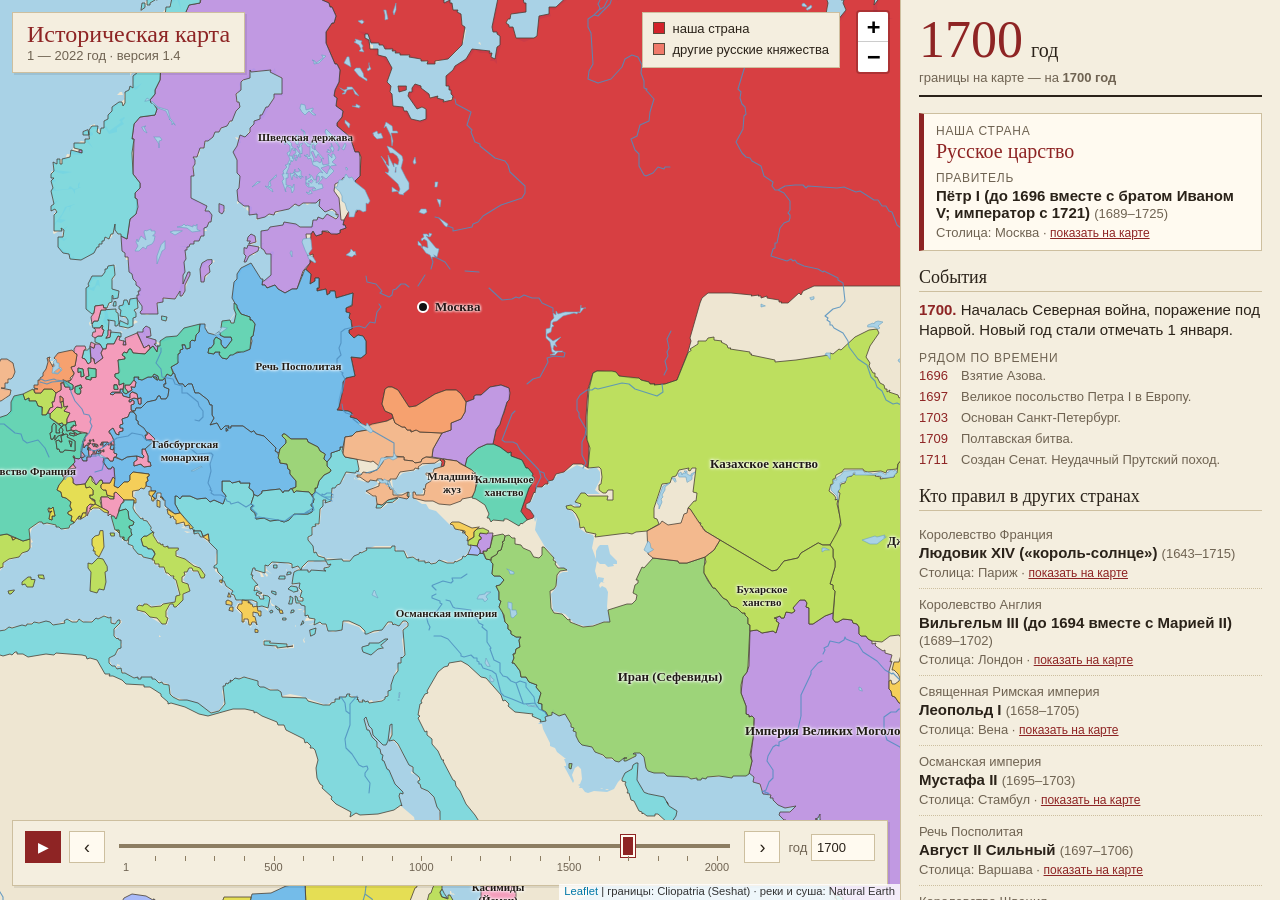
<file: index.html>
<!DOCTYPE html>
<html lang="ru">
<head>
<meta charset="utf-8">
<meta name="viewport" content="width=device-width, initial-scale=1">
<title>Историческая карта · версия 1.4</title>
<link rel="stylesheet" href="leaflet/leaflet.css">
<link rel="stylesheet" href="style.css">
</head>
<body>

<div id="app">

  <div id="karta-blok">
    <div id="karta"></div>

    <div class="shapka">
      <h1>Историческая карта</h1>
      <div class="shapka-pod">1 — 2022 год · версия 1.4</div>
    </div>

    <div class="legenda">
      <div><span class="kv kv-nasha"></span> наша страна</div>
      <div><span class="kv kv-rus"></span> другие русские княжества</div>
    </div>

    <div id="zagruzka" hidden>загружаю карту…</div>

    <div id="lenta">
      <button id="play" title="Проиграть (пробел)">▶</button>
      <button id="minus" title="На год раньше (стрелка влево)">‹</button>
      <div class="polzunok-blok">
        <input type="range" id="polzunok" min="1" max="2022" value="1700" aria-label="Год">
        <div id="metki"></div>
      </div>
      <button id="plus" title="На год позже (стрелка вправо)">›</button>
      <label class="vvod">год <input type="number" id="vvod-goda" min="1" max="2022" value="1700"></label>
    </div>
  </div>

  <aside id="stolbec">
    <div class="god-shapka">
      <div class="god-bolshoy"><span id="god">1700</span><small>год</small></div>
      <div class="karta-god">границы на карте — на <b id="karta-god"></b></div>
    </div>

    <section id="klik-info" hidden></section>

    <section id="nasha-blok"></section>

    <section>
      <h2>События</h2>
      <div id="sobytiya"></div>
    </section>

    <section>
      <h2>Кто правил в других странах</h2>
      <div id="praviteli"></div>
    </section>

    <button id="o-proekte" class="knopka-tekst">О проекте: названия, ошибки, источники</button>
  </aside>
</div>

<div id="okno" hidden>
  <div class="okno-vnutri">
    <button id="zakryt" class="zakryt" title="Закрыть">×</button>

    <h2>Как называлась наша страна</h2>
    <table class="tablica">
      <tr><th>Годы</th><th>Название</th><th>Столица</th></tr>
      <tr><td>862–1132</td><td>Русь (Древнерусское государство)</td><td>Новгород, с 882 г. Киев</td></tr>
      <tr><td>1132 – XV в.</td><td>много отдельных княжеств (Владимиро-Суздальское, Новгородское, Московское и др.)</td><td>у каждого своя</td></tr>
      <tr><td>XIV–XV вв.</td><td>Великое княжество Московское</td><td>Москва</td></tr>
      <tr><td>1547–1721</td><td>Русское царство</td><td>Москва</td></tr>
      <tr><td>1721–1917</td><td>Российская империя</td><td>Санкт-Петербург</td></tr>
      <tr><td>1917</td><td>Российская республика</td><td>Петроград</td></tr>
      <tr><td>1917–1922</td><td>РСФСР (Советская Россия)</td><td>Москва (с 1918 г.)</td></tr>
      <tr><td>1922–1991</td><td>СССР</td><td>Москва</td></tr>
      <tr><td>с 1991</td><td>Российская Федерация</td><td>Москва</td></tr>
    </table>

    <h2>Как пользоваться</h2>
    <ul>
      <li>Двигай ползунок внизу — меняется год, карта и список правителей справа.</li>
      <li>Кнопка ▶ сама листает годы. Стрелки на клавиатуре — на год вперёд или назад, с Shift — на 10 лет.</li>
      <li>Названия больших стран написаны прямо на карте. У маленьких название появляется при наведении, а если приблизить карту — тоже пишется на ней.</li>
      <li>Нажми на страну — она выделится, и справа появится её название и правитель. Если листать годы, выбор остаётся. Снять выбор — крестик справа.</li>
      <li>Все названия переведены на русский. Названия небольших племён записаны русскими буквами так, как они читаются.</li>
      <li>Границы меняются по годам: если в каком-то году страна присоединила земли, на карте это видно именно с этого года.</li>
    </ul>

    <h2>Ошибки и ограничения</h2>
    <p>Сначала я делал карту по 38 готовым картам (1, 100, 200 … 2010 год), и на промежуточные годы
      показывалась ближайшая. Потом нашёл более подробные данные Cliopatria: там у каждого государства записано,
      с какого по какой год были такие границы, поэтому теперь карта меняется по каждому году.</p>
    <p>Когда проверял новые данные, нашёл неточности:</p>
    <ul>
      <li>В 1250–1293 годах все русские земли закрашены как Монгольская империя. На самом деле князья правили сами, но платили дань Орде.</li>
      <li>На карте 1300 года город Владимир попадает в Золотую Орду, хотя там был великий князь. В 1240 году Владимир попадает в Рязанское княжество.</li>
      <li>Новгородская республика на карте есть до 1481 года, хотя Иван III присоединил её в 1478 году.</li>
      <li>В 862 году на месте Новгорода написано «поселения викингов», а на месте Киева — «венгры».</li>
      <li>Земли, где не было государства (например, Сибирь до прихода русских), остаются бежевыми — это просто суша.</li>
    </ul>
    <p>Некоторые ошибки в данных я исправил сам:</p>
    <ul>
      <li>Крым с 2014 года был записан сразу за двумя странами, и сверху рисовалась Украина. Теперь с 2014 года Крым показан в составе России, как и указано в данных. Украина и большинство стран мира это не признают.</li>
      <li>У Франции после 1962 года осталась «прилипшая» часть Алжира, и подпись «Франция» стояла в Сахаре. Убрал.</li>
      <li>Такие же лишние куски были у Великобритании (Оман, ОАЭ, Катар), у США (Ирак, Вьетнам) и у других стран. Теперь если одна страна в данных лежит внутри другой, показывается она.</li>
      <li>В 2006–2013 годах Ирака в данных не было, его земля была записана за США. Вернул Ирак.</li>
      <li>Португалия называлась «Новое государство» до 2024 года (правильно — до 1974), Германия в 1933–1935 годах всё ещё была «Веймарской республикой». Поправил.</li>
      <li>Гренландия входит в Королевство Дания, но подпись «Дания» на ней путала. Теперь она подписана «Гренландия (Дания)».</li>
      <li>Сербия и Черногория после 2006 года в данных остались одной страной — подписал, что с 2006 года это две страны.</li>
      <li>Границы древних государств примерные, точно их никто не знает.</li>
    </ul>
    <p>Все названия государств я перевёл на русский. Названия небольших племён записаны русскими буквами так, как они читаются.</p>

    <h2>Источники</h2>
    <ul>
      <li>Границы государств: проект Cliopatria (Seshat Global History Databank),
        <a href="https://github.com/Seshat-Global-History-Databank/cliopatria">github.com/Seshat-Global-History-Databank/cliopatria</a>.
        Я упростил границы и разбил данные на части, чтобы сайт быстрее работал.</li>
      <li>Суша, реки и озёра: Natural Earth, <a href="https://www.naturalearthdata.com">naturalearthdata.com</a> (общественное достояние).</li>
      <li>Карта сделана на библиотеке Leaflet, <a href="https://leafletjs.com">leafletjs.com</a>.</li>
      <li>Правители, даты и события: учебники истории России и всеобщей истории, Википедия.</li>
    </ul>

    <p class="podpis">Проект по истории. Выполнил ученик 8 класса ____________________, 2026 г.</p>
  </div>
</div>

<script src="leaflet/leaflet.js"></script>
<script>var granicy = {};</script>
<script src="granicy/spisok.js"></script>
<script src="osnova.js"></script>
<script src="perevod.js"></script>
<script src="dannye.js"></script>
<script src="script.js"></script>
</body>
</html>
</file>
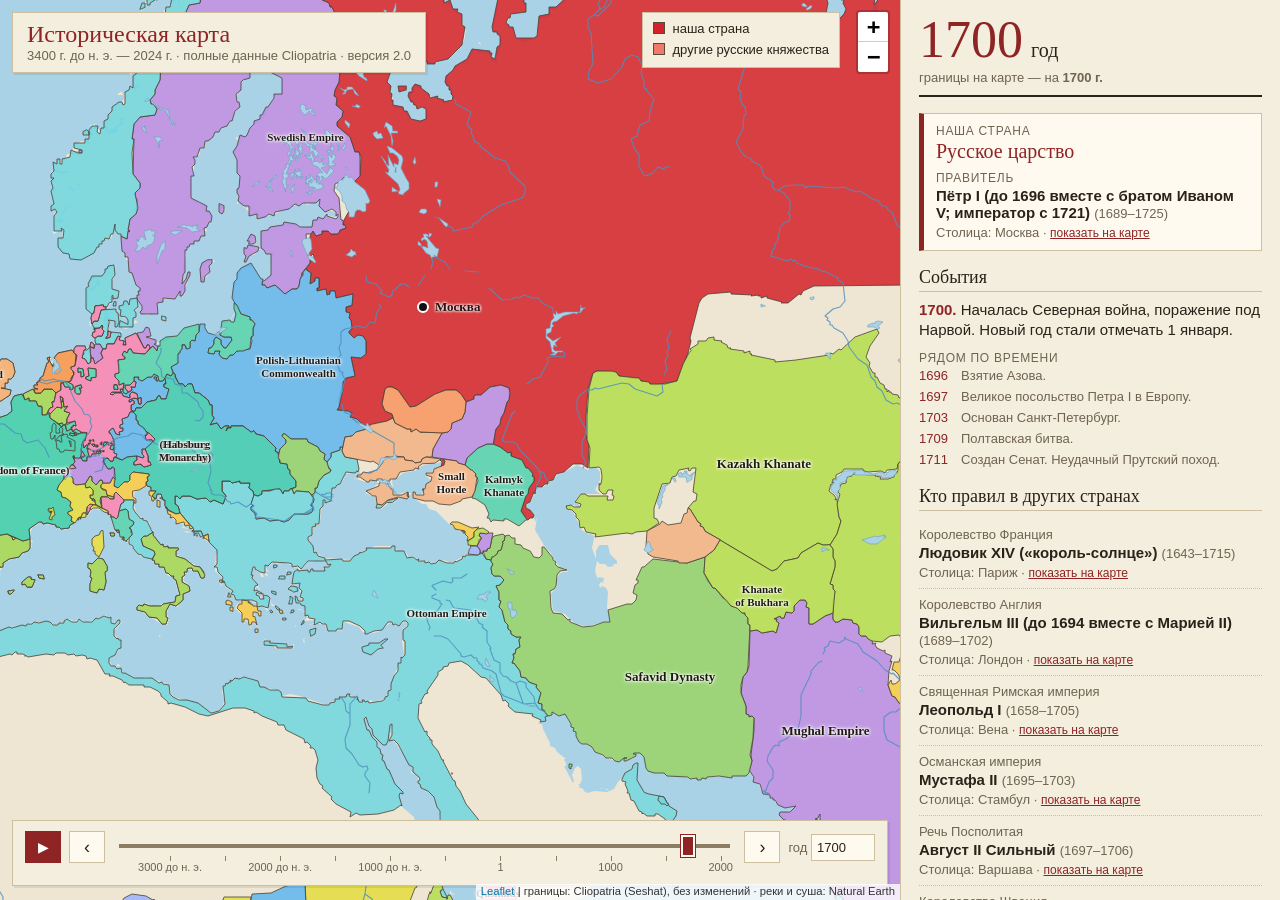
<file: istoricheskaya-karta/index.html>
<!DOCTYPE html>
<html lang="ru">
<head>
<meta charset="utf-8">
<meta name="viewport" content="width=device-width, initial-scale=1">
<title>Историческая карта — полные данные · версия 2.0</title>
<link rel="stylesheet" href="leaflet/leaflet.css">
<link rel="stylesheet" href="style.css">
</head>
<body>

<div id="app">

  <div id="karta-blok">
    <div id="karta"></div>

    <div class="shapka">
      <h1>Историческая карта</h1>
      <div class="shapka-pod">3400 г. до н. э. — 2024 г. · полные данные Cliopatria · версия 2.0</div>
    </div>

    <div class="legenda">
      <div><span class="kv kv-nasha"></span> наша страна</div>
      <div><span class="kv kv-rus"></span> другие русские княжества</div>
    </div>

    <div id="zagruzka" hidden>загружаю карту…</div>

    <div id="lenta">
      <button id="play" title="Проиграть (пробел)">▶</button>
      <button id="minus" title="На год раньше (стрелка влево)">‹</button>
      <div class="polzunok-blok">
        <input type="range" id="polzunok" min="-3400" max="2024" value="1700" aria-label="Год">
        <div id="metki"></div>
      </div>
      <button id="plus" title="На год позже (стрелка вправо)">›</button>
      <label class="vvod">год <input type="number" id="vvod-goda" min="-3400" max="2024" value="1700"></label>
    </div>
  </div>

  <aside id="stolbec">
    <div class="god-shapka">
      <div class="god-bolshoy"><span id="god">1700</span><small id="god-podpis">год</small></div>
      <div class="karta-god">границы на карте — на <b id="karta-god"></b></div>
    </div>

    <section id="klik-info" hidden></section>

    <section id="nasha-blok"></section>

    <section>
      <h2>События</h2>
      <div id="sobytiya"></div>
    </section>

    <section>
      <h2>Кто правил в других странах</h2>
      <div id="praviteli"></div>
    </section>

    <button id="o-proekte" class="knopka-tekst">О проекте: названия, ошибки, источники</button>
  </aside>
</div>

<div id="okno" hidden>
  <div class="okno-vnutri">
    <button id="zakryt" class="zakryt" title="Закрыть">×</button>

    <h2>Как называлась наша страна</h2>
    <table class="tablica">
      <tr><th>Годы</th><th>Название</th><th>Столица</th></tr>
      <tr><td>862–1132</td><td>Русь (Древнерусское государство)</td><td>Новгород, с 882 г. Киев</td></tr>
      <tr><td>1132 – XV в.</td><td>много отдельных княжеств (Владимиро-Суздальское, Новгородское, Московское и др.)</td><td>у каждого своя</td></tr>
      <tr><td>XIV–XV вв.</td><td>Великое княжество Московское</td><td>Москва</td></tr>
      <tr><td>1547–1721</td><td>Русское царство</td><td>Москва</td></tr>
      <tr><td>1721–1917</td><td>Российская империя</td><td>Санкт-Петербург</td></tr>
      <tr><td>1917</td><td>Российская республика</td><td>Петроград</td></tr>
      <tr><td>1917–1922</td><td>РСФСР (Советская Россия)</td><td>Москва (с 1918 г.)</td></tr>
      <tr><td>1922–1991</td><td>СССР</td><td>Москва</td></tr>
      <tr><td>с 1991</td><td>Российская Федерация</td><td>Москва</td></tr>
    </table>

    <h2>Чем эта версия отличается</h2>
    <p>Это вторая версия карты. Границы здесь взяты из Cliopatria <b>целиком и без изменений</b>:</p>
    <ul>
      <li>все годы, которые есть в данных: с 3400 года до н. э. по 2024 год;</li>
      <li>границы не упрощены — все точки как в исходном файле;</li>
      <li>названия государств не переведены — они написаны так, как в Cliopatria, по-английски;</li>
      <li>ошибки в данных не исправлены (в первой версии я их исправлял).</li>
    </ul>
    <p>Файл Cliopatria весит 146 МБ, поэтому я разложил записи по годам на 17 файлов в папке <code>cliopatria</code>,
      чтобы сайт загружал только нужные. Сами записи не менялись. Рядом с каждой записью я только добавил точку,
      куда ставить подпись на карте.</p>

    <h2>Как пользоваться</h2>
    <ul>
      <li>Двигай ползунок внизу — меняется год, карта и список правителей справа. Годы до нашей эры — слева.</li>
      <li>Кнопка ▶ сама листает годы (до нашей эры — по 5 лет). Стрелки на клавиатуре — на год, с Shift — на 10 лет.</li>
      <li>Можно открыть нужный год сразу: <code>index.html#1812</code> или <code>index.html#-500</code> (500 г. до н. э.).</li>
      <li>Нажми на страну — она выделится, справа появится её название и правитель. Если листать годы, выбор остаётся.</li>
      <li>Правители и события есть только с 1 года н. э. (их я собирал сам).</li>
    </ul>

    <h2>Какие ошибки есть в этих данных</h2>
    <p>Их я нашёл, когда проверял данные, но в этой версии специально оставил как есть:</p>
    <ul>
      <li>Крым с 2014 года записан сразу за Россией и за Украиной, и сверху рисуется Украина.</li>
      <li>У Франции после 1962 года остался кусок Алжира, у Великобритании — Оман, ОАЭ и Катар, у США — Ирак.</li>
      <li>В 2006–2013 годах Ирака нет, его земля записана за США.</li>
      <li>Португалия называется «Estado Novo» до 2024 года (правильно — до 1974).</li>
      <li>В 1250–1293 годах все русские земли закрашены как Монгольская империя.</li>
      <li>Гренландия подписана как Дания (она правда входит в Королевство Дания, но выглядит странно).</li>
    </ul>

    <h2>Источники</h2>
    <ul>
      <li>Границы государств: проект Cliopatria (Seshat Global History Databank),
        <a href="https://github.com/Seshat-Global-History-Databank/cliopatria">github.com/Seshat-Global-History-Databank/cliopatria</a>.</li>
      <li>Суша, реки и озёра: Natural Earth, <a href="https://www.naturalearthdata.com">naturalearthdata.com</a> (общественное достояние).</li>
      <li>Карта сделана на библиотеке Leaflet, <a href="https://leafletjs.com">leafletjs.com</a>.</li>
      <li>Правители, даты и события: учебники истории России и всеобщей истории, Википедия.</li>
    </ul>

    <p class="podpis">Проект по истории. Выполнил ученик 8 класса ____________________, 2026 г.</p>
  </div>
</div>

<script src="leaflet/leaflet.js"></script>
<script>var granicy = {};</script>
<script src="cliopatria/spisok.js"></script>
<script src="osnova.js"></script>
<script src="perevod.js"></script>
<script src="dannye.js"></script>
<script src="script.js"></script>
</body>
</html>
</file>
<file: leaflet/leaflet.css>
/* required styles */

.leaflet-pane,
.leaflet-tile,
.leaflet-marker-icon,
.leaflet-marker-shadow,
.leaflet-tile-container,
.leaflet-pane > svg,
.leaflet-pane > canvas,
.leaflet-zoom-box,
.leaflet-image-layer,
.leaflet-layer {
	position: absolute;
	left: 0;
	top: 0;
	}
.leaflet-container {
	overflow: hidden;
	}
.leaflet-tile,
.leaflet-marker-icon,
.leaflet-marker-shadow {
	-webkit-user-select: none;
	   -moz-user-select: none;
	        user-select: none;
	  -webkit-user-drag: none;
	}
/* Prevents IE11 from highlighting tiles in blue */
.leaflet-tile::selection {
	background: transparent;
}
/* Safari renders non-retina tile on retina better with this, but Chrome is worse */
.leaflet-safari .leaflet-tile {
	image-rendering: -webkit-optimize-contrast;
	}
/* hack that prevents hw layers "stretching" when loading new tiles */
.leaflet-safari .leaflet-tile-container {
	width: 1600px;
	height: 1600px;
	-webkit-transform-origin: 0 0;
	}
.leaflet-marker-icon,
.leaflet-marker-shadow {
	display: block;
	}
/* .leaflet-container svg: reset svg max-width decleration shipped in Joomla! (joomla.org) 3.x */
/* .leaflet-container img: map is broken in FF if you have max-width: 100% on tiles */
.leaflet-container .leaflet-overlay-pane svg {
	max-width: none !important;
	max-height: none !important;
	}
.leaflet-container .leaflet-marker-pane img,
.leaflet-container .leaflet-shadow-pane img,
.leaflet-container .leaflet-tile-pane img,
.leaflet-container img.leaflet-image-layer,
.leaflet-container .leaflet-tile {
	max-width: none !important;
	max-height: none !important;
	width: auto;
	padding: 0;
	}

.leaflet-container img.leaflet-tile {
	/* See: https://bugs.chromium.org/p/chromium/issues/detail?id=600120 */
	mix-blend-mode: plus-lighter;
}

.leaflet-container.leaflet-touch-zoom {
	-ms-touch-action: pan-x pan-y;
	touch-action: pan-x pan-y;
	}
.leaflet-container.leaflet-touch-drag {
	-ms-touch-action: pinch-zoom;
	/* Fallback for FF which doesn't support pinch-zoom */
	touch-action: none;
	touch-action: pinch-zoom;
}
.leaflet-container.leaflet-touch-drag.leaflet-touch-zoom {
	-ms-touch-action: none;
	touch-action: none;
}
.leaflet-container {
	-webkit-tap-highlight-color: transparent;
}
.leaflet-container a {
	-webkit-tap-highlight-color: rgba(51, 181, 229, 0.4);
}
.leaflet-tile {
	filter: inherit;
	visibility: hidden;
	}
.leaflet-tile-loaded {
	visibility: inherit;
	}
.leaflet-zoom-box {
	width: 0;
	height: 0;
	-moz-box-sizing: border-box;
	     box-sizing: border-box;
	z-index: 800;
	}
/* workaround for https://bugzilla.mozilla.org/show_bug.cgi?id=888319 */
.leaflet-overlay-pane svg {
	-moz-user-select: none;
	}

.leaflet-pane         { z-index: 400; }

.leaflet-tile-pane    { z-index: 200; }
.leaflet-overlay-pane { z-index: 400; }
.leaflet-shadow-pane  { z-index: 500; }
.leaflet-marker-pane  { z-index: 600; }
.leaflet-tooltip-pane   { z-index: 650; }
.leaflet-popup-pane   { z-index: 700; }

.leaflet-map-pane canvas { z-index: 100; }
.leaflet-map-pane svg    { z-index: 200; }

.leaflet-vml-shape {
	width: 1px;
	height: 1px;
	}
.lvml {
	behavior: url(#default#VML);
	display: inline-block;
	position: absolute;
	}


/* control positioning */

.leaflet-control {
	position: relative;
	z-index: 800;
	pointer-events: visiblePainted; /* IE 9-10 doesn't have auto */
	pointer-events: auto;
	}
.leaflet-top,
.leaflet-bottom {
	position: absolute;
	z-index: 1000;
	pointer-events: none;
	}
.leaflet-top {
	top: 0;
	}
.leaflet-right {
	right: 0;
	}
.leaflet-bottom {
	bottom: 0;
	}
.leaflet-left {
	left: 0;
	}
.leaflet-control {
	float: left;
	clear: both;
	}
.leaflet-right .leaflet-control {
	float: right;
	}
.leaflet-top .leaflet-control {
	margin-top: 10px;
	}
.leaflet-bottom .leaflet-control {
	margin-bottom: 10px;
	}
.leaflet-left .leaflet-control {
	margin-left: 10px;
	}
.leaflet-right .leaflet-control {
	margin-right: 10px;
	}


/* zoom and fade animations */

.leaflet-fade-anim .leaflet-popup {
	opacity: 0;
	-webkit-transition: opacity 0.2s linear;
	   -moz-transition: opacity 0.2s linear;
	        transition: opacity 0.2s linear;
	}
.leaflet-fade-anim .leaflet-map-pane .leaflet-popup {
	opacity: 1;
	}
.leaflet-zoom-animated {
	-webkit-transform-origin: 0 0;
	    -ms-transform-origin: 0 0;
	        transform-origin: 0 0;
	}
svg.leaflet-zoom-animated {
	will-change: transform;
}

.leaflet-zoom-anim .leaflet-zoom-animated {
	-webkit-transition: -webkit-transform 0.25s cubic-bezier(0,0,0.25,1);
	   -moz-transition:    -moz-transform 0.25s cubic-bezier(0,0,0.25,1);
	        transition:         transform 0.25s cubic-bezier(0,0,0.25,1);
	}
.leaflet-zoom-anim .leaflet-tile,
.leaflet-pan-anim .leaflet-tile {
	-webkit-transition: none;
	   -moz-transition: none;
	        transition: none;
	}

.leaflet-zoom-anim .leaflet-zoom-hide {
	visibility: hidden;
	}


/* cursors */

.leaflet-interactive {
	cursor: pointer;
	}
.leaflet-grab {
	cursor: -webkit-grab;
	cursor:    -moz-grab;
	cursor:         grab;
	}
.leaflet-crosshair,
.leaflet-crosshair .leaflet-interactive {
	cursor: crosshair;
	}
.leaflet-popup-pane,
.leaflet-control {
	cursor: auto;
	}
.leaflet-dragging .leaflet-grab,
.leaflet-dragging .leaflet-grab .leaflet-interactive,
.leaflet-dragging .leaflet-marker-draggable {
	cursor: move;
	cursor: -webkit-grabbing;
	cursor:    -moz-grabbing;
	cursor:         grabbing;
	}

/* marker & overlays interactivity */
.leaflet-marker-icon,
.leaflet-marker-shadow,
.leaflet-image-layer,
.leaflet-pane > svg path,
.leaflet-tile-container {
	pointer-events: none;
	}

.leaflet-marker-icon.leaflet-interactive,
.leaflet-image-layer.leaflet-interactive,
.leaflet-pane > svg path.leaflet-interactive,
svg.leaflet-image-layer.leaflet-interactive path {
	pointer-events: visiblePainted; /* IE 9-10 doesn't have auto */
	pointer-events: auto;
	}

/* visual tweaks */

.leaflet-container {
	background: #ddd;
	outline-offset: 1px;
	}
.leaflet-container a {
	color: #0078A8;
	}
.leaflet-zoom-box {
	border: 2px dotted #38f;
	background: rgba(255,255,255,0.5);
	}


/* general typography */
.leaflet-container {
	font-family: "Helvetica Neue", Arial, Helvetica, sans-serif;
	font-size: 12px;
	font-size: 0.75rem;
	line-height: 1.5;
	}


/* general toolbar styles */

.leaflet-bar {
	box-shadow: 0 1px 5px rgba(0,0,0,0.65);
	border-radius: 4px;
	}
.leaflet-bar a {
	background-color: #fff;
	border-bottom: 1px solid #ccc;
	width: 26px;
	height: 26px;
	line-height: 26px;
	display: block;
	text-align: center;
	text-decoration: none;
	color: black;
	}
.leaflet-bar a,
.leaflet-control-layers-toggle {
	background-position: 50% 50%;
	background-repeat: no-repeat;
	display: block;
	}
.leaflet-bar a:hover,
.leaflet-bar a:focus {
	background-color: #f4f4f4;
	}
.leaflet-bar a:first-child {
	border-top-left-radius: 4px;
	border-top-right-radius: 4px;
	}
.leaflet-bar a:last-child {
	border-bottom-left-radius: 4px;
	border-bottom-right-radius: 4px;
	border-bottom: none;
	}
.leaflet-bar a.leaflet-disabled {
	cursor: default;
	background-color: #f4f4f4;
	color: #bbb;
	}

.leaflet-touch .leaflet-bar a {
	width: 30px;
	height: 30px;
	line-height: 30px;
	}
.leaflet-touch .leaflet-bar a:first-child {
	border-top-left-radius: 2px;
	border-top-right-radius: 2px;
	}
.leaflet-touch .leaflet-bar a:last-child {
	border-bottom-left-radius: 2px;
	border-bottom-right-radius: 2px;
	}

/* zoom control */

.leaflet-control-zoom-in,
.leaflet-control-zoom-out {
	font: bold 18px 'Lucida Console', Monaco, monospace;
	text-indent: 1px;
	}

.leaflet-touch .leaflet-control-zoom-in, .leaflet-touch .leaflet-control-zoom-out  {
	font-size: 22px;
	}


/* layers control */

.leaflet-control-layers {
	box-shadow: 0 1px 5px rgba(0,0,0,0.4);
	background: #fff;
	border-radius: 5px;
	}
.leaflet-control-layers-toggle {
	background-image: url(images/layers.png);
	width: 36px;
	height: 36px;
	}
.leaflet-retina .leaflet-control-layers-toggle {
	background-image: url(images/layers-2x.png);
	background-size: 26px 26px;
	}
.leaflet-touch .leaflet-control-layers-toggle {
	width: 44px;
	height: 44px;
	}
.leaflet-control-layers .leaflet-control-layers-list,
.leaflet-control-layers-expanded .leaflet-control-layers-toggle {
	display: none;
	}
.leaflet-control-layers-expanded .leaflet-control-layers-list {
	display: block;
	position: relative;
	}
.leaflet-control-layers-expanded {
	padding: 6px 10px 6px 6px;
	color: #333;
	background: #fff;
	}
.leaflet-control-layers-scrollbar {
	overflow-y: scroll;
	overflow-x: hidden;
	padding-right: 5px;
	}
.leaflet-control-layers-selector {
	margin-top: 2px;
	position: relative;
	top: 1px;
	}
.leaflet-control-layers label {
	display: block;
	font-size: 13px;
	font-size: 1.08333em;
	}
.leaflet-control-layers-separator {
	height: 0;
	border-top: 1px solid #ddd;
	margin: 5px -10px 5px -6px;
	}

/* Default icon URLs */
.leaflet-default-icon-path { /* used only in path-guessing heuristic, see L.Icon.Default */
	background-image: url(images/marker-icon.png);
	}


/* attribution and scale controls */

.leaflet-container .leaflet-control-attribution {
	background: #fff;
	background: rgba(255, 255, 255, 0.8);
	margin: 0;
	}
.leaflet-control-attribution,
.leaflet-control-scale-line {
	padding: 0 5px;
	color: #333;
	line-height: 1.4;
	}
.leaflet-control-attribution a {
	text-decoration: none;
	}
.leaflet-control-attribution a:hover,
.leaflet-control-attribution a:focus {
	text-decoration: underline;
	}
.leaflet-attribution-flag {
	display: inline !important;
	vertical-align: baseline !important;
	width: 1em;
	height: 0.6669em;
	}
.leaflet-left .leaflet-control-scale {
	margin-left: 5px;
	}
.leaflet-bottom .leaflet-control-scale {
	margin-bottom: 5px;
	}
.leaflet-control-scale-line {
	border: 2px solid #777;
	border-top: none;
	line-height: 1.1;
	padding: 2px 5px 1px;
	white-space: nowrap;
	-moz-box-sizing: border-box;
	     box-sizing: border-box;
	background: rgba(255, 255, 255, 0.8);
	text-shadow: 1px 1px #fff;
	}
.leaflet-control-scale-line:not(:first-child) {
	border-top: 2px solid #777;
	border-bottom: none;
	margin-top: -2px;
	}
.leaflet-control-scale-line:not(:first-child):not(:last-child) {
	border-bottom: 2px solid #777;
	}

.leaflet-touch .leaflet-control-attribution,
.leaflet-touch .leaflet-control-layers,
.leaflet-touch .leaflet-bar {
	box-shadow: none;
	}
.leaflet-touch .leaflet-control-layers,
.leaflet-touch .leaflet-bar {
	border: 2px solid rgba(0,0,0,0.2);
	background-clip: padding-box;
	}


/* popup */

.leaflet-popup {
	position: absolute;
	text-align: center;
	margin-bottom: 20px;
	}
.leaflet-popup-content-wrapper {
	padding: 1px;
	text-align: left;
	border-radius: 12px;
	}
.leaflet-popup-content {
	margin: 13px 24px 13px 20px;
	line-height: 1.3;
	font-size: 13px;
	font-size: 1.08333em;
	min-height: 1px;
	}
.leaflet-popup-content p {
	margin: 17px 0;
	margin: 1.3em 0;
	}
.leaflet-popup-tip-container {
	width: 40px;
	height: 20px;
	position: absolute;
	left: 50%;
	margin-top: -1px;
	margin-left: -20px;
	overflow: hidden;
	pointer-events: none;
	}
.leaflet-popup-tip {
	width: 17px;
	height: 17px;
	padding: 1px;

	margin: -10px auto 0;
	pointer-events: auto;

	-webkit-transform: rotate(45deg);
	   -moz-transform: rotate(45deg);
	    -ms-transform: rotate(45deg);
	        transform: rotate(45deg);
	}
.leaflet-popup-content-wrapper,
.leaflet-popup-tip {
	background: white;
	color: #333;
	box-shadow: 0 3px 14px rgba(0,0,0,0.4);
	}
.leaflet-container a.leaflet-popup-close-button {
	position: absolute;
	top: 0;
	right: 0;
	border: none;
	text-align: center;
	width: 24px;
	height: 24px;
	font: 16px/24px Tahoma, Verdana, sans-serif;
	color: #757575;
	text-decoration: none;
	background: transparent;
	}
.leaflet-container a.leaflet-popup-close-button:hover,
.leaflet-container a.leaflet-popup-close-button:focus {
	color: #585858;
	}
.leaflet-popup-scrolled {
	overflow: auto;
	}

.leaflet-oldie .leaflet-popup-content-wrapper {
	-ms-zoom: 1;
	}
.leaflet-oldie .leaflet-popup-tip {
	width: 24px;
	margin: 0 auto;

	-ms-filter: "progid:DXImageTransform.Microsoft.Matrix(M11=0.70710678, M12=0.70710678, M21=-0.70710678, M22=0.70710678)";
	filter: progid:DXImageTransform.Microsoft.Matrix(M11=0.70710678, M12=0.70710678, M21=-0.70710678, M22=0.70710678);
	}

.leaflet-oldie .leaflet-control-zoom,
.leaflet-oldie .leaflet-control-layers,
.leaflet-oldie .leaflet-popup-content-wrapper,
.leaflet-oldie .leaflet-popup-tip {
	border: 1px solid #999;
	}


/* div icon */

.leaflet-div-icon {
	background: #fff;
	border: 1px solid #666;
	}


/* Tooltip */
/* Base styles for the element that has a tooltip */
.leaflet-tooltip {
	position: absolute;
	padding: 6px;
	background-color: #fff;
	border: 1px solid #fff;
	border-radius: 3px;
	color: #222;
	white-space: nowrap;
	-webkit-user-select: none;
	-moz-user-select: none;
	-ms-user-select: none;
	user-select: none;
	pointer-events: none;
	box-shadow: 0 1px 3px rgba(0,0,0,0.4);
	}
.leaflet-tooltip.leaflet-interactive {
	cursor: pointer;
	pointer-events: auto;
	}
.leaflet-tooltip-top:before,
.leaflet-tooltip-bottom:before,
.leaflet-tooltip-left:before,
.leaflet-tooltip-right:before {
	position: absolute;
	pointer-events: none;
	border: 6px solid transparent;
	background: transparent;
	content: "";
	}

/* Directions */

.leaflet-tooltip-bottom {
	margin-top: 6px;
}
.leaflet-tooltip-top {
	margin-top: -6px;
}
.leaflet-tooltip-bottom:before,
.leaflet-tooltip-top:before {
	left: 50%;
	margin-left: -6px;
	}
.leaflet-tooltip-top:before {
	bottom: 0;
	margin-bottom: -12px;
	border-top-color: #fff;
	}
.leaflet-tooltip-bottom:before {
	top: 0;
	margin-top: -12px;
	margin-left: -6px;
	border-bottom-color: #fff;
	}
.leaflet-tooltip-left {
	margin-left: -6px;
}
.leaflet-tooltip-right {
	margin-left: 6px;
}
.leaflet-tooltip-left:before,
.leaflet-tooltip-right:before {
	top: 50%;
	margin-top: -6px;
	}
.leaflet-tooltip-left:before {
	right: 0;
	margin-right: -12px;
	border-left-color: #fff;
	}
.leaflet-tooltip-right:before {
	left: 0;
	margin-left: -12px;
	border-right-color: #fff;
	}

/* Printing */

@media print {
	/* Prevent printers from removing background-images of controls. */
	.leaflet-control {
		-webkit-print-color-adjust: exact;
		print-color-adjust: exact;
		}
	}
</file>
<file: style.css>
/* цвета */
:root {
  --bumaga: #f4eedf;
  --bumaga2: #ebe2cc;
  --liniya: #cdbf9f;
  --chernila: #2a2219;
  --seryy: #6f6352;
  --krasnyy: #8e2424;
  --more: #a9d2e6;
}

* { box-sizing: border-box; }

html, body {
  margin: 0;
  height: 100%;
  background: var(--bumaga);
  color: var(--chernila);
  font-family: "PT Sans", "Trebuchet MS", Arial, sans-serif;
  font-size: 15px;
}

h1, h2, .god-bolshoy {
  font-family: Georgia, "PT Serif", "Times New Roman", serif;
  font-weight: normal;
}

#app {
  display: flex;
  height: 100vh;
}

/* ---------- карта ---------- */

#karta-blok {
  position: relative;
  flex: 1;
  min-width: 0;
}

#karta {
  position: absolute;
  inset: 0;
  background: var(--more);
}

.leaflet-container {
  font-family: inherit;
}

.shapka {
  position: absolute;
  top: 12px;
  left: 12px;
  z-index: 500;
  background: var(--bumaga);
  border: 1px solid var(--liniya);
  padding: 8px 14px 9px;
  box-shadow: 2px 2px 0 rgba(0, 0, 0, 0.08);
}

.shapka h1 {
  margin: 0;
  font-size: 24px;
  color: var(--krasnyy);
}

.shapka-pod {
  font-size: 13px;
  color: var(--seryy);
}

.legenda {
  position: absolute;
  top: 12px;
  right: 60px;
  z-index: 500;
  background: var(--bumaga);
  border: 1px solid var(--liniya);
  padding: 6px 10px;
  font-size: 13px;
  line-height: 1.6;
}

.kv {
  display: inline-block;
  width: 12px;
  height: 12px;
  vertical-align: -1px;
  border: 1px solid #5a4a3a;
  margin-right: 4px;
}
.kv-nasha { background: #d3222a; }
.kv-rus { background: #f07a6a; }

#zagruzka {
  position: absolute;
  top: 50%;
  left: 50%;
  transform: translate(-50%, -50%);
  z-index: 600;
  background: var(--chernila);
  color: var(--bumaga);
  padding: 8px 14px;
  font-size: 14px;
}

/* ---------- лента с ползунком ---------- */

#lenta {
  position: absolute;
  left: 12px;
  right: 12px;
  bottom: 14px;
  z-index: 500;
  display: flex;
  align-items: center;
  gap: 8px;
  background: var(--bumaga);
  border: 1px solid var(--liniya);
  padding: 10px 12px 22px;
  box-shadow: 2px 2px 0 rgba(0, 0, 0, 0.08);
}

#lenta button {
  flex: none;
  width: 36px;
  height: 32px;
  border: 1px solid var(--liniya);
  background: #fffaf0;
  color: var(--chernila);
  font-size: 18px;
  cursor: pointer;
}

#lenta button:hover {
  background: var(--bumaga2);
}

#play {
  background: var(--krasnyy) !important;
  color: white !important;
  border-color: var(--krasnyy) !important;
  font-size: 14px !important;
}

.polzunok-blok {
  position: relative;
  flex: 1;
  margin: 0 6px;
}

#polzunok {
  width: 100%;
  margin: 0;
  -webkit-appearance: none;
  appearance: none;
  background: transparent;
  height: 24px;
  cursor: pointer;
}

#polzunok::-webkit-slider-runnable-track {
  height: 4px;
  background: #8c7d62;
}
#polzunok::-moz-range-track {
  height: 4px;
  background: #8c7d62;
}
#polzunok::-webkit-slider-thumb {
  -webkit-appearance: none;
  width: 14px;
  height: 22px;
  margin-top: -9px;
  background: var(--krasnyy);
  border: 2px solid #fffaf0;
  outline: 1px solid var(--krasnyy);
}
#polzunok::-moz-range-thumb {
  width: 12px;
  height: 20px;
  border-radius: 0;
  background: var(--krasnyy);
  border: 2px solid #fffaf0;
}

#metki {
  position: absolute;
  left: 7px;
  right: 7px;
  top: 22px;
  height: 16px;
  pointer-events: none;
}

.metka {
  position: absolute;
  top: 0;
  width: 1px;
  height: 5px;
  background: #8c7d62;
}

.metka-podpis {
  position: absolute;
  top: 5px;
  transform: translateX(-50%);
  font-size: 11px;
  color: var(--seryy);
  white-space: nowrap;
}

.vvod {
  flex: none;
  font-size: 13px;
  color: var(--seryy);
}

#vvod-goda {
  width: 64px;
  padding: 5px;
  border: 1px solid var(--liniya);
  background: #fffaf0;
  font: inherit;
  color: var(--chernila);
}

/* ---------- столбец справа ---------- */

#stolbec {
  flex: none;
  width: 380px;
  overflow-y: auto;
  background: var(--bumaga);
  border-left: 1px solid var(--liniya);
  padding: 0 18px 18px;
}

.god-shapka {
  position: sticky;
  top: 0;
  background: var(--bumaga);
  padding: 14px 0 10px;
  border-bottom: 2px solid var(--chernila);
  z-index: 2;
}

.god-bolshoy {
  font-size: 52px;
  line-height: 1;
  color: var(--krasnyy);
}

.god-bolshoy small {
  font-size: 20px;
  margin-left: 8px;
  color: var(--chernila);
}

.karta-god {
  margin-top: 4px;
  font-size: 13px;
  color: var(--seryy);
}

#stolbec section {
  margin-top: 16px;
}

#stolbec h2 {
  font-size: 18px;
  margin: 0 0 8px;
  padding-bottom: 3px;
  border-bottom: 1px solid var(--liniya);
}

#nasha-blok {
  background: #fffaf0;
  border: 1px solid var(--liniya);
  border-left: 5px solid var(--krasnyy);
  padding: 10px 12px;
}

.metka-malaya {
  font-size: 12px;
  text-transform: uppercase;
  letter-spacing: 0.06em;
  color: var(--seryy);
}

.nasha-nazv {
  font-family: Georgia, "PT Serif", serif;
  font-size: 20px;
  margin: 2px 0 8px;
  color: var(--krasnyy);
}

.pravitel {
  font-weight: bold;
  margin: 2px 0;
}

.stolica {
  font-size: 13px;
  color: var(--seryy);
  margin-top: 4px;
}

.gody {
  font-weight: normal;
  font-size: 13px;
  color: var(--seryy);
}

.leaflet-tooltip.podpis-stolicy {
  background: none;
  border: none;
  box-shadow: none;
  padding: 0;
  font-family: Georgia, serif;
  font-size: 13px;
  font-weight: bold;
  color: #111;
  text-shadow: 0 0 3px #fff, 0 0 3px #fff, 0 0 3px #fff;
}
.leaflet-tooltip.podpis-stolicy::before { display: none; }

.strana {
  padding: 8px 0;
  border-bottom: 1px dotted var(--liniya);
}

.strana:last-child {
  border-bottom: none;
}

.strana-nazv {
  font-size: 13px;
  color: var(--seryy);
}

.strana-verh {
  display: flex;
  justify-content: space-between;
  gap: 8px;
  align-items: baseline;
}

.knopka-mal {
  flex: none;
  border: none;
  background: none;
  color: var(--krasnyy);
  text-decoration: underline;
  cursor: pointer;
  font: inherit;
  font-size: 12px;
  padding: 0;
}

.sobytie {
  margin: 0 0 8px;
  line-height: 1.35;
}

.sobytie b {
  color: var(--krasnyy);
}

.sobytie-drugoe {
  display: block;
  width: 100%;
  text-align: left;
  border: none;
  background: none;
  padding: 3px 0;
  font: inherit;
  font-size: 13px;
  color: var(--seryy);
  cursor: pointer;
}

.sobytie-drugoe:hover {
  color: var(--chernila);
}

.sobytie-drugoe .g {
  display: inline-block;
  min-width: 42px;
  color: var(--krasnyy);
}

.pusto {
  color: var(--seryy);
  font-style: italic;
  margin: 0 0 8px;
}

#klik-info {
  background: var(--chernila);
  color: var(--bumaga);
  padding: 10px 12px;
  position: relative;
}

#klik-info .klik-nazv {
  font-family: Georgia, serif;
  font-size: 19px;
  margin-right: 20px;
}

#klik-info .malo {
  font-size: 13px;
  color: #cbbfa6;
}

#klik-info .zakryt {
  color: var(--bumaga);
  top: 4px;
  right: 6px;
}

.zakryt {
  position: absolute;
  border: none;
  background: none;
  font-size: 22px;
  cursor: pointer;
  line-height: 1;
}

.knopka-tekst {
  margin-top: 22px;
  width: 100%;
  padding: 9px;
  border: 1px solid var(--liniya);
  background: #fffaf0;
  font: inherit;
  color: var(--chernila);
  cursor: pointer;
}

.knopka-tekst:hover {
  background: var(--bumaga2);
}

/* подпись страны при наведении */
.leaflet-tooltip.podskazka {
  background: var(--chernila);
  color: var(--bumaga);
  border: none;
  border-radius: 0;
  box-shadow: none;
  font-size: 13px;
}
.leaflet-tooltip.podskazka::before { display: none; }

/* ---------- окно «о проекте» ---------- */

#okno {
  position: fixed;
  inset: 0;
  z-index: 2000;
  background: rgba(30, 24, 16, 0.55);
  display: flex;
  align-items: flex-start;
  justify-content: center;
  overflow-y: auto;
  padding: 30px 12px;
}

#okno[hidden] { display: none; }

.okno-vnutri {
  position: relative;
  max-width: 760px;
  width: 100%;
  background: var(--bumaga);
  border: 1px solid var(--liniya);
  padding: 10px 26px 20px;
  line-height: 1.45;
}

.okno-vnutri h2 {
  color: var(--krasnyy);
  border-bottom: 1px solid var(--liniya);
  padding-bottom: 3px;
}

.okno-vnutri .zakryt {
  top: 8px;
  right: 12px;
  color: var(--chernila);
  font-size: 28px;
}

.tablica {
  border-collapse: collapse;
  width: 100%;
  background: #fffaf0;
  font-size: 14px;
}

.tablica td, .tablica th {
  border: 1px solid var(--liniya);
  padding: 5px 8px;
  text-align: left;
  vertical-align: top;
}

.tablica th {
  background: var(--bumaga2);
}

.podpis {
  margin-top: 24px;
  font-size: 13px;
  color: var(--seryy);
}

a { color: var(--krasnyy); }

/* ---------- телефон ---------- */

@media (max-width: 820px) {
  #app {
    flex-direction: column;
    height: auto;
  }
  #karta-blok {
    height: 70vh;
    flex: none;
  }
  #stolbec {
    width: auto;
    border-left: none;
    border-top: 1px solid var(--liniya);
  }
  .legenda { display: none; }
  .shapka h1 { font-size: 19px; }
  .vvod { display: none; }
  #lenta { left: 6px; right: 6px; bottom: 6px; gap: 4px; padding: 8px 8px 20px; }
  #lenta button { width: 30px; }
  .god-bolshoy { font-size: 40px; }
}

.tablica td:first-child {
  white-space: nowrap;
}

/* названия стран прямо на карте */
.podpis-strany {
  pointer-events: none;
  display: flex;
  align-items: center;
  justify-content: center;
  text-align: center;
  white-space: nowrap;
  line-height: 1.15;
  font-family: Georgia, "PT Serif", serif;
  font-weight: bold;
  color: #1f1a14;
  text-shadow: 0 0 2px #fff, 0 0 3px #fff, 0 0 4px rgba(255, 255, 255, 0.9);
}

.podpis-nasha {
  color: #fff;
  text-shadow: 0 0 2px #5a0c0c, 0 0 3px #5a0c0c, 0 0 5px #5a0c0c;
  letter-spacing: 0.03em;
}
</file>
<file: istoricheskaya-karta/leaflet/leaflet.css>
/* required styles */

.leaflet-pane,
.leaflet-tile,
.leaflet-marker-icon,
.leaflet-marker-shadow,
.leaflet-tile-container,
.leaflet-pane > svg,
.leaflet-pane > canvas,
.leaflet-zoom-box,
.leaflet-image-layer,
.leaflet-layer {
	position: absolute;
	left: 0;
	top: 0;
	}
.leaflet-container {
	overflow: hidden;
	}
.leaflet-tile,
.leaflet-marker-icon,
.leaflet-marker-shadow {
	-webkit-user-select: none;
	   -moz-user-select: none;
	        user-select: none;
	  -webkit-user-drag: none;
	}
/* Prevents IE11 from highlighting tiles in blue */
.leaflet-tile::selection {
	background: transparent;
}
/* Safari renders non-retina tile on retina better with this, but Chrome is worse */
.leaflet-safari .leaflet-tile {
	image-rendering: -webkit-optimize-contrast;
	}
/* hack that prevents hw layers "stretching" when loading new tiles */
.leaflet-safari .leaflet-tile-container {
	width: 1600px;
	height: 1600px;
	-webkit-transform-origin: 0 0;
	}
.leaflet-marker-icon,
.leaflet-marker-shadow {
	display: block;
	}
/* .leaflet-container svg: reset svg max-width decleration shipped in Joomla! (joomla.org) 3.x */
/* .leaflet-container img: map is broken in FF if you have max-width: 100% on tiles */
.leaflet-container .leaflet-overlay-pane svg {
	max-width: none !important;
	max-height: none !important;
	}
.leaflet-container .leaflet-marker-pane img,
.leaflet-container .leaflet-shadow-pane img,
.leaflet-container .leaflet-tile-pane img,
.leaflet-container img.leaflet-image-layer,
.leaflet-container .leaflet-tile {
	max-width: none !important;
	max-height: none !important;
	width: auto;
	padding: 0;
	}

.leaflet-container img.leaflet-tile {
	/* See: https://bugs.chromium.org/p/chromium/issues/detail?id=600120 */
	mix-blend-mode: plus-lighter;
}

.leaflet-container.leaflet-touch-zoom {
	-ms-touch-action: pan-x pan-y;
	touch-action: pan-x pan-y;
	}
.leaflet-container.leaflet-touch-drag {
	-ms-touch-action: pinch-zoom;
	/* Fallback for FF which doesn't support pinch-zoom */
	touch-action: none;
	touch-action: pinch-zoom;
}
.leaflet-container.leaflet-touch-drag.leaflet-touch-zoom {
	-ms-touch-action: none;
	touch-action: none;
}
.leaflet-container {
	-webkit-tap-highlight-color: transparent;
}
.leaflet-container a {
	-webkit-tap-highlight-color: rgba(51, 181, 229, 0.4);
}
.leaflet-tile {
	filter: inherit;
	visibility: hidden;
	}
.leaflet-tile-loaded {
	visibility: inherit;
	}
.leaflet-zoom-box {
	width: 0;
	height: 0;
	-moz-box-sizing: border-box;
	     box-sizing: border-box;
	z-index: 800;
	}
/* workaround for https://bugzilla.mozilla.org/show_bug.cgi?id=888319 */
.leaflet-overlay-pane svg {
	-moz-user-select: none;
	}

.leaflet-pane         { z-index: 400; }

.leaflet-tile-pane    { z-index: 200; }
.leaflet-overlay-pane { z-index: 400; }
.leaflet-shadow-pane  { z-index: 500; }
.leaflet-marker-pane  { z-index: 600; }
.leaflet-tooltip-pane   { z-index: 650; }
.leaflet-popup-pane   { z-index: 700; }

.leaflet-map-pane canvas { z-index: 100; }
.leaflet-map-pane svg    { z-index: 200; }

.leaflet-vml-shape {
	width: 1px;
	height: 1px;
	}
.lvml {
	behavior: url(#default#VML);
	display: inline-block;
	position: absolute;
	}


/* control positioning */

.leaflet-control {
	position: relative;
	z-index: 800;
	pointer-events: visiblePainted; /* IE 9-10 doesn't have auto */
	pointer-events: auto;
	}
.leaflet-top,
.leaflet-bottom {
	position: absolute;
	z-index: 1000;
	pointer-events: none;
	}
.leaflet-top {
	top: 0;
	}
.leaflet-right {
	right: 0;
	}
.leaflet-bottom {
	bottom: 0;
	}
.leaflet-left {
	left: 0;
	}
.leaflet-control {
	float: left;
	clear: both;
	}
.leaflet-right .leaflet-control {
	float: right;
	}
.leaflet-top .leaflet-control {
	margin-top: 10px;
	}
.leaflet-bottom .leaflet-control {
	margin-bottom: 10px;
	}
.leaflet-left .leaflet-control {
	margin-left: 10px;
	}
.leaflet-right .leaflet-control {
	margin-right: 10px;
	}


/* zoom and fade animations */

.leaflet-fade-anim .leaflet-popup {
	opacity: 0;
	-webkit-transition: opacity 0.2s linear;
	   -moz-transition: opacity 0.2s linear;
	        transition: opacity 0.2s linear;
	}
.leaflet-fade-anim .leaflet-map-pane .leaflet-popup {
	opacity: 1;
	}
.leaflet-zoom-animated {
	-webkit-transform-origin: 0 0;
	    -ms-transform-origin: 0 0;
	        transform-origin: 0 0;
	}
svg.leaflet-zoom-animated {
	will-change: transform;
}

.leaflet-zoom-anim .leaflet-zoom-animated {
	-webkit-transition: -webkit-transform 0.25s cubic-bezier(0,0,0.25,1);
	   -moz-transition:    -moz-transform 0.25s cubic-bezier(0,0,0.25,1);
	        transition:         transform 0.25s cubic-bezier(0,0,0.25,1);
	}
.leaflet-zoom-anim .leaflet-tile,
.leaflet-pan-anim .leaflet-tile {
	-webkit-transition: none;
	   -moz-transition: none;
	        transition: none;
	}

.leaflet-zoom-anim .leaflet-zoom-hide {
	visibility: hidden;
	}


/* cursors */

.leaflet-interactive {
	cursor: pointer;
	}
.leaflet-grab {
	cursor: -webkit-grab;
	cursor:    -moz-grab;
	cursor:         grab;
	}
.leaflet-crosshair,
.leaflet-crosshair .leaflet-interactive {
	cursor: crosshair;
	}
.leaflet-popup-pane,
.leaflet-control {
	cursor: auto;
	}
.leaflet-dragging .leaflet-grab,
.leaflet-dragging .leaflet-grab .leaflet-interactive,
.leaflet-dragging .leaflet-marker-draggable {
	cursor: move;
	cursor: -webkit-grabbing;
	cursor:    -moz-grabbing;
	cursor:         grabbing;
	}

/* marker & overlays interactivity */
.leaflet-marker-icon,
.leaflet-marker-shadow,
.leaflet-image-layer,
.leaflet-pane > svg path,
.leaflet-tile-container {
	pointer-events: none;
	}

.leaflet-marker-icon.leaflet-interactive,
.leaflet-image-layer.leaflet-interactive,
.leaflet-pane > svg path.leaflet-interactive,
svg.leaflet-image-layer.leaflet-interactive path {
	pointer-events: visiblePainted; /* IE 9-10 doesn't have auto */
	pointer-events: auto;
	}

/* visual tweaks */

.leaflet-container {
	background: #ddd;
	outline-offset: 1px;
	}
.leaflet-container a {
	color: #0078A8;
	}
.leaflet-zoom-box {
	border: 2px dotted #38f;
	background: rgba(255,255,255,0.5);
	}


/* general typography */
.leaflet-container {
	font-family: "Helvetica Neue", Arial, Helvetica, sans-serif;
	font-size: 12px;
	font-size: 0.75rem;
	line-height: 1.5;
	}


/* general toolbar styles */

.leaflet-bar {
	box-shadow: 0 1px 5px rgba(0,0,0,0.65);
	border-radius: 4px;
	}
.leaflet-bar a {
	background-color: #fff;
	border-bottom: 1px solid #ccc;
	width: 26px;
	height: 26px;
	line-height: 26px;
	display: block;
	text-align: center;
	text-decoration: none;
	color: black;
	}
.leaflet-bar a,
.leaflet-control-layers-toggle {
	background-position: 50% 50%;
	background-repeat: no-repeat;
	display: block;
	}
.leaflet-bar a:hover,
.leaflet-bar a:focus {
	background-color: #f4f4f4;
	}
.leaflet-bar a:first-child {
	border-top-left-radius: 4px;
	border-top-right-radius: 4px;
	}
.leaflet-bar a:last-child {
	border-bottom-left-radius: 4px;
	border-bottom-right-radius: 4px;
	border-bottom: none;
	}
.leaflet-bar a.leaflet-disabled {
	cursor: default;
	background-color: #f4f4f4;
	color: #bbb;
	}

.leaflet-touch .leaflet-bar a {
	width: 30px;
	height: 30px;
	line-height: 30px;
	}
.leaflet-touch .leaflet-bar a:first-child {
	border-top-left-radius: 2px;
	border-top-right-radius: 2px;
	}
.leaflet-touch .leaflet-bar a:last-child {
	border-bottom-left-radius: 2px;
	border-bottom-right-radius: 2px;
	}

/* zoom control */

.leaflet-control-zoom-in,
.leaflet-control-zoom-out {
	font: bold 18px 'Lucida Console', Monaco, monospace;
	text-indent: 1px;
	}

.leaflet-touch .leaflet-control-zoom-in, .leaflet-touch .leaflet-control-zoom-out  {
	font-size: 22px;
	}


/* layers control */

.leaflet-control-layers {
	box-shadow: 0 1px 5px rgba(0,0,0,0.4);
	background: #fff;
	border-radius: 5px;
	}
.leaflet-control-layers-toggle {
	background-image: url(images/layers.png);
	width: 36px;
	height: 36px;
	}
.leaflet-retina .leaflet-control-layers-toggle {
	background-image: url(images/layers-2x.png);
	background-size: 26px 26px;
	}
.leaflet-touch .leaflet-control-layers-toggle {
	width: 44px;
	height: 44px;
	}
.leaflet-control-layers .leaflet-control-layers-list,
.leaflet-control-layers-expanded .leaflet-control-layers-toggle {
	display: none;
	}
.leaflet-control-layers-expanded .leaflet-control-layers-list {
	display: block;
	position: relative;
	}
.leaflet-control-layers-expanded {
	padding: 6px 10px 6px 6px;
	color: #333;
	background: #fff;
	}
.leaflet-control-layers-scrollbar {
	overflow-y: scroll;
	overflow-x: hidden;
	padding-right: 5px;
	}
.leaflet-control-layers-selector {
	margin-top: 2px;
	position: relative;
	top: 1px;
	}
.leaflet-control-layers label {
	display: block;
	font-size: 13px;
	font-size: 1.08333em;
	}
.leaflet-control-layers-separator {
	height: 0;
	border-top: 1px solid #ddd;
	margin: 5px -10px 5px -6px;
	}

/* Default icon URLs */
.leaflet-default-icon-path { /* used only in path-guessing heuristic, see L.Icon.Default */
	background-image: url(images/marker-icon.png);
	}


/* attribution and scale controls */

.leaflet-container .leaflet-control-attribution {
	background: #fff;
	background: rgba(255, 255, 255, 0.8);
	margin: 0;
	}
.leaflet-control-attribution,
.leaflet-control-scale-line {
	padding: 0 5px;
	color: #333;
	line-height: 1.4;
	}
.leaflet-control-attribution a {
	text-decoration: none;
	}
.leaflet-control-attribution a:hover,
.leaflet-control-attribution a:focus {
	text-decoration: underline;
	}
.leaflet-attribution-flag {
	display: inline !important;
	vertical-align: baseline !important;
	width: 1em;
	height: 0.6669em;
	}
.leaflet-left .leaflet-control-scale {
	margin-left: 5px;
	}
.leaflet-bottom .leaflet-control-scale {
	margin-bottom: 5px;
	}
.leaflet-control-scale-line {
	border: 2px solid #777;
	border-top: none;
	line-height: 1.1;
	padding: 2px 5px 1px;
	white-space: nowrap;
	-moz-box-sizing: border-box;
	     box-sizing: border-box;
	background: rgba(255, 255, 255, 0.8);
	text-shadow: 1px 1px #fff;
	}
.leaflet-control-scale-line:not(:first-child) {
	border-top: 2px solid #777;
	border-bottom: none;
	margin-top: -2px;
	}
.leaflet-control-scale-line:not(:first-child):not(:last-child) {
	border-bottom: 2px solid #777;
	}

.leaflet-touch .leaflet-control-attribution,
.leaflet-touch .leaflet-control-layers,
.leaflet-touch .leaflet-bar {
	box-shadow: none;
	}
.leaflet-touch .leaflet-control-layers,
.leaflet-touch .leaflet-bar {
	border: 2px solid rgba(0,0,0,0.2);
	background-clip: padding-box;
	}


/* popup */

.leaflet-popup {
	position: absolute;
	text-align: center;
	margin-bottom: 20px;
	}
.leaflet-popup-content-wrapper {
	padding: 1px;
	text-align: left;
	border-radius: 12px;
	}
.leaflet-popup-content {
	margin: 13px 24px 13px 20px;
	line-height: 1.3;
	font-size: 13px;
	font-size: 1.08333em;
	min-height: 1px;
	}
.leaflet-popup-content p {
	margin: 17px 0;
	margin: 1.3em 0;
	}
.leaflet-popup-tip-container {
	width: 40px;
	height: 20px;
	position: absolute;
	left: 50%;
	margin-top: -1px;
	margin-left: -20px;
	overflow: hidden;
	pointer-events: none;
	}
.leaflet-popup-tip {
	width: 17px;
	height: 17px;
	padding: 1px;

	margin: -10px auto 0;
	pointer-events: auto;

	-webkit-transform: rotate(45deg);
	   -moz-transform: rotate(45deg);
	    -ms-transform: rotate(45deg);
	        transform: rotate(45deg);
	}
.leaflet-popup-content-wrapper,
.leaflet-popup-tip {
	background: white;
	color: #333;
	box-shadow: 0 3px 14px rgba(0,0,0,0.4);
	}
.leaflet-container a.leaflet-popup-close-button {
	position: absolute;
	top: 0;
	right: 0;
	border: none;
	text-align: center;
	width: 24px;
	height: 24px;
	font: 16px/24px Tahoma, Verdana, sans-serif;
	color: #757575;
	text-decoration: none;
	background: transparent;
	}
.leaflet-container a.leaflet-popup-close-button:hover,
.leaflet-container a.leaflet-popup-close-button:focus {
	color: #585858;
	}
.leaflet-popup-scrolled {
	overflow: auto;
	}

.leaflet-oldie .leaflet-popup-content-wrapper {
	-ms-zoom: 1;
	}
.leaflet-oldie .leaflet-popup-tip {
	width: 24px;
	margin: 0 auto;

	-ms-filter: "progid:DXImageTransform.Microsoft.Matrix(M11=0.70710678, M12=0.70710678, M21=-0.70710678, M22=0.70710678)";
	filter: progid:DXImageTransform.Microsoft.Matrix(M11=0.70710678, M12=0.70710678, M21=-0.70710678, M22=0.70710678);
	}

.leaflet-oldie .leaflet-control-zoom,
.leaflet-oldie .leaflet-control-layers,
.leaflet-oldie .leaflet-popup-content-wrapper,
.leaflet-oldie .leaflet-popup-tip {
	border: 1px solid #999;
	}


/* div icon */

.leaflet-div-icon {
	background: #fff;
	border: 1px solid #666;
	}


/* Tooltip */
/* Base styles for the element that has a tooltip */
.leaflet-tooltip {
	position: absolute;
	padding: 6px;
	background-color: #fff;
	border: 1px solid #fff;
	border-radius: 3px;
	color: #222;
	white-space: nowrap;
	-webkit-user-select: none;
	-moz-user-select: none;
	-ms-user-select: none;
	user-select: none;
	pointer-events: none;
	box-shadow: 0 1px 3px rgba(0,0,0,0.4);
	}
.leaflet-tooltip.leaflet-interactive {
	cursor: pointer;
	pointer-events: auto;
	}
.leaflet-tooltip-top:before,
.leaflet-tooltip-bottom:before,
.leaflet-tooltip-left:before,
.leaflet-tooltip-right:before {
	position: absolute;
	pointer-events: none;
	border: 6px solid transparent;
	background: transparent;
	content: "";
	}

/* Directions */

.leaflet-tooltip-bottom {
	margin-top: 6px;
}
.leaflet-tooltip-top {
	margin-top: -6px;
}
.leaflet-tooltip-bottom:before,
.leaflet-tooltip-top:before {
	left: 50%;
	margin-left: -6px;
	}
.leaflet-tooltip-top:before {
	bottom: 0;
	margin-bottom: -12px;
	border-top-color: #fff;
	}
.leaflet-tooltip-bottom:before {
	top: 0;
	margin-top: -12px;
	margin-left: -6px;
	border-bottom-color: #fff;
	}
.leaflet-tooltip-left {
	margin-left: -6px;
}
.leaflet-tooltip-right {
	margin-left: 6px;
}
.leaflet-tooltip-left:before,
.leaflet-tooltip-right:before {
	top: 50%;
	margin-top: -6px;
	}
.leaflet-tooltip-left:before {
	right: 0;
	margin-right: -12px;
	border-left-color: #fff;
	}
.leaflet-tooltip-right:before {
	left: 0;
	margin-left: -12px;
	border-right-color: #fff;
	}

/* Printing */

@media print {
	/* Prevent printers from removing background-images of controls. */
	.leaflet-control {
		-webkit-print-color-adjust: exact;
		print-color-adjust: exact;
		}
	}
</file>
<file: istoricheskaya-karta/style.css>
/* цвета */
:root {
  --bumaga: #f4eedf;
  --bumaga2: #ebe2cc;
  --liniya: #cdbf9f;
  --chernila: #2a2219;
  --seryy: #6f6352;
  --krasnyy: #8e2424;
  --more: #a9d2e6;
}

* { box-sizing: border-box; }

html, body {
  margin: 0;
  height: 100%;
  background: var(--bumaga);
  color: var(--chernila);
  font-family: "PT Sans", "Trebuchet MS", Arial, sans-serif;
  font-size: 15px;
}

h1, h2, .god-bolshoy {
  font-family: Georgia, "PT Serif", "Times New Roman", serif;
  font-weight: normal;
}

#app {
  display: flex;
  height: 100vh;
}

/* ---------- карта ---------- */

#karta-blok {
  position: relative;
  flex: 1;
  min-width: 0;
}

#karta {
  position: absolute;
  inset: 0;
  background: var(--more);
}

.leaflet-container {
  font-family: inherit;
}

.shapka {
  position: absolute;
  top: 12px;
  left: 12px;
  z-index: 500;
  background: var(--bumaga);
  border: 1px solid var(--liniya);
  padding: 8px 14px 9px;
  box-shadow: 2px 2px 0 rgba(0, 0, 0, 0.08);
}

.shapka h1 {
  margin: 0;
  font-size: 24px;
  color: var(--krasnyy);
}

.shapka-pod {
  font-size: 13px;
  color: var(--seryy);
}

.legenda {
  position: absolute;
  top: 12px;
  right: 60px;
  z-index: 500;
  background: var(--bumaga);
  border: 1px solid var(--liniya);
  padding: 6px 10px;
  font-size: 13px;
  line-height: 1.6;
}

.kv {
  display: inline-block;
  width: 12px;
  height: 12px;
  vertical-align: -1px;
  border: 1px solid #5a4a3a;
  margin-right: 4px;
}
.kv-nasha { background: #d3222a; }
.kv-rus { background: #f07a6a; }

#zagruzka {
  position: absolute;
  top: 50%;
  left: 50%;
  transform: translate(-50%, -50%);
  z-index: 600;
  background: var(--chernila);
  color: var(--bumaga);
  padding: 8px 14px;
  font-size: 14px;
}

/* ---------- лента с ползунком ---------- */

#lenta {
  position: absolute;
  left: 12px;
  right: 12px;
  bottom: 14px;
  z-index: 500;
  display: flex;
  align-items: center;
  gap: 8px;
  background: var(--bumaga);
  border: 1px solid var(--liniya);
  padding: 10px 12px 22px;
  box-shadow: 2px 2px 0 rgba(0, 0, 0, 0.08);
}

#lenta button {
  flex: none;
  width: 36px;
  height: 32px;
  border: 1px solid var(--liniya);
  background: #fffaf0;
  color: var(--chernila);
  font-size: 18px;
  cursor: pointer;
}

#lenta button:hover {
  background: var(--bumaga2);
}

#play {
  background: var(--krasnyy) !important;
  color: white !important;
  border-color: var(--krasnyy) !important;
  font-size: 14px !important;
}

.polzunok-blok {
  position: relative;
  flex: 1;
  margin: 0 6px;
}

#polzunok {
  width: 100%;
  margin: 0;
  -webkit-appearance: none;
  appearance: none;
  background: transparent;
  height: 24px;
  cursor: pointer;
}

#polzunok::-webkit-slider-runnable-track {
  height: 4px;
  background: #8c7d62;
}
#polzunok::-moz-range-track {
  height: 4px;
  background: #8c7d62;
}
#polzunok::-webkit-slider-thumb {
  -webkit-appearance: none;
  width: 14px;
  height: 22px;
  margin-top: -9px;
  background: var(--krasnyy);
  border: 2px solid #fffaf0;
  outline: 1px solid var(--krasnyy);
}
#polzunok::-moz-range-thumb {
  width: 12px;
  height: 20px;
  border-radius: 0;
  background: var(--krasnyy);
  border: 2px solid #fffaf0;
}

#metki {
  position: absolute;
  left: 7px;
  right: 7px;
  top: 22px;
  height: 16px;
  pointer-events: none;
}

.metka {
  position: absolute;
  top: 0;
  width: 1px;
  height: 5px;
  background: #8c7d62;
}

.metka-podpis {
  position: absolute;
  top: 5px;
  transform: translateX(-50%);
  font-size: 11px;
  color: var(--seryy);
  white-space: nowrap;
}

.vvod {
  flex: none;
  font-size: 13px;
  color: var(--seryy);
}

#vvod-goda {
  width: 64px;
  padding: 5px;
  border: 1px solid var(--liniya);
  background: #fffaf0;
  font: inherit;
  color: var(--chernila);
}

/* ---------- столбец справа ---------- */

#stolbec {
  flex: none;
  width: 380px;
  overflow-y: auto;
  background: var(--bumaga);
  border-left: 1px solid var(--liniya);
  padding: 0 18px 18px;
}

.god-shapka {
  position: sticky;
  top: 0;
  background: var(--bumaga);
  padding: 14px 0 10px;
  border-bottom: 2px solid var(--chernila);
  z-index: 2;
}

.god-bolshoy {
  font-size: 52px;
  line-height: 1;
  color: var(--krasnyy);
}

.god-bolshoy small {
  font-size: 20px;
  margin-left: 8px;
  color: var(--chernila);
}

.karta-god {
  margin-top: 4px;
  font-size: 13px;
  color: var(--seryy);
}

#stolbec section {
  margin-top: 16px;
}

#stolbec h2 {
  font-size: 18px;
  margin: 0 0 8px;
  padding-bottom: 3px;
  border-bottom: 1px solid var(--liniya);
}

#nasha-blok {
  background: #fffaf0;
  border: 1px solid var(--liniya);
  border-left: 5px solid var(--krasnyy);
  padding: 10px 12px;
}

.metka-malaya {
  font-size: 12px;
  text-transform: uppercase;
  letter-spacing: 0.06em;
  color: var(--seryy);
}

.nasha-nazv {
  font-family: Georgia, "PT Serif", serif;
  font-size: 20px;
  margin: 2px 0 8px;
  color: var(--krasnyy);
}

.pravitel {
  font-weight: bold;
  margin: 2px 0;
}

.stolica {
  font-size: 13px;
  color: var(--seryy);
  margin-top: 4px;
}

.gody {
  font-weight: normal;
  font-size: 13px;
  color: var(--seryy);
}

.leaflet-tooltip.podpis-stolicy {
  background: none;
  border: none;
  box-shadow: none;
  padding: 0;
  font-family: Georgia, serif;
  font-size: 13px;
  font-weight: bold;
  color: #111;
  text-shadow: 0 0 3px #fff, 0 0 3px #fff, 0 0 3px #fff;
}
.leaflet-tooltip.podpis-stolicy::before { display: none; }

.strana {
  padding: 8px 0;
  border-bottom: 1px dotted var(--liniya);
}

.strana:last-child {
  border-bottom: none;
}

.strana-nazv {
  font-size: 13px;
  color: var(--seryy);
}

.strana-verh {
  display: flex;
  justify-content: space-between;
  gap: 8px;
  align-items: baseline;
}

.knopka-mal {
  flex: none;
  border: none;
  background: none;
  color: var(--krasnyy);
  text-decoration: underline;
  cursor: pointer;
  font: inherit;
  font-size: 12px;
  padding: 0;
}

.sobytie {
  margin: 0 0 8px;
  line-height: 1.35;
}

.sobytie b {
  color: var(--krasnyy);
}

.sobytie-drugoe {
  display: block;
  width: 100%;
  text-align: left;
  border: none;
  background: none;
  padding: 3px 0;
  font: inherit;
  font-size: 13px;
  color: var(--seryy);
  cursor: pointer;
}

.sobytie-drugoe:hover {
  color: var(--chernila);
}

.sobytie-drugoe .g {
  display: inline-block;
  min-width: 42px;
  color: var(--krasnyy);
}

.pusto {
  color: var(--seryy);
  font-style: italic;
  margin: 0 0 8px;
}

#klik-info {
  background: var(--chernila);
  color: var(--bumaga);
  padding: 10px 12px;
  position: relative;
}

#klik-info .klik-nazv {
  font-family: Georgia, serif;
  font-size: 19px;
  margin-right: 20px;
}

#klik-info .malo {
  font-size: 13px;
  color: #cbbfa6;
}

#klik-info .zakryt {
  color: var(--bumaga);
  top: 4px;
  right: 6px;
}

.zakryt {
  position: absolute;
  border: none;
  background: none;
  font-size: 22px;
  cursor: pointer;
  line-height: 1;
}

.knopka-tekst {
  margin-top: 22px;
  width: 100%;
  padding: 9px;
  border: 1px solid var(--liniya);
  background: #fffaf0;
  font: inherit;
  color: var(--chernila);
  cursor: pointer;
}

.knopka-tekst:hover {
  background: var(--bumaga2);
}

/* подпись страны при наведении */
.leaflet-tooltip.podskazka {
  background: var(--chernila);
  color: var(--bumaga);
  border: none;
  border-radius: 0;
  box-shadow: none;
  font-size: 13px;
}
.leaflet-tooltip.podskazka::before { display: none; }

/* ---------- окно «о проекте» ---------- */

#okno {
  position: fixed;
  inset: 0;
  z-index: 2000;
  background: rgba(30, 24, 16, 0.55);
  display: flex;
  align-items: flex-start;
  justify-content: center;
  overflow-y: auto;
  padding: 30px 12px;
}

#okno[hidden] { display: none; }

.okno-vnutri {
  position: relative;
  max-width: 760px;
  width: 100%;
  background: var(--bumaga);
  border: 1px solid var(--liniya);
  padding: 10px 26px 20px;
  line-height: 1.45;
}

.okno-vnutri h2 {
  color: var(--krasnyy);
  border-bottom: 1px solid var(--liniya);
  padding-bottom: 3px;
}

.okno-vnutri .zakryt {
  top: 8px;
  right: 12px;
  color: var(--chernila);
  font-size: 28px;
}

.tablica {
  border-collapse: collapse;
  width: 100%;
  background: #fffaf0;
  font-size: 14px;
}

.tablica td, .tablica th {
  border: 1px solid var(--liniya);
  padding: 5px 8px;
  text-align: left;
  vertical-align: top;
}

.tablica th {
  background: var(--bumaga2);
}

.podpis {
  margin-top: 24px;
  font-size: 13px;
  color: var(--seryy);
}

a { color: var(--krasnyy); }

/* ---------- телефон ---------- */

@media (max-width: 820px) {
  #app {
    flex-direction: column;
    height: auto;
  }
  #karta-blok {
    height: 70vh;
    flex: none;
  }
  #stolbec {
    width: auto;
    border-left: none;
    border-top: 1px solid var(--liniya);
  }
  .legenda { display: none; }
  .shapka h1 { font-size: 19px; }
  .vvod { display: none; }
  #lenta { left: 6px; right: 6px; bottom: 6px; gap: 4px; padding: 8px 8px 20px; }
  #lenta button { width: 30px; }
  .god-bolshoy { font-size: 40px; }
}

.tablica td:first-child {
  white-space: nowrap;
}

/* названия стран прямо на карте */
.podpis-strany {
  pointer-events: none;
  display: flex;
  align-items: center;
  justify-content: center;
  text-align: center;
  white-space: nowrap;
  line-height: 1.15;
  font-family: Georgia, "PT Serif", serif;
  font-weight: bold;
  color: #1f1a14;
  text-shadow: 0 0 2px #fff, 0 0 3px #fff, 0 0 4px rgba(255, 255, 255, 0.9);
}

.podpis-nasha {
  color: #fff;
  text-shadow: 0 0 2px #5a0c0c, 0 0 3px #5a0c0c, 0 0 5px #5a0c0c;
  letter-spacing: 0.03em;
}
</file>
